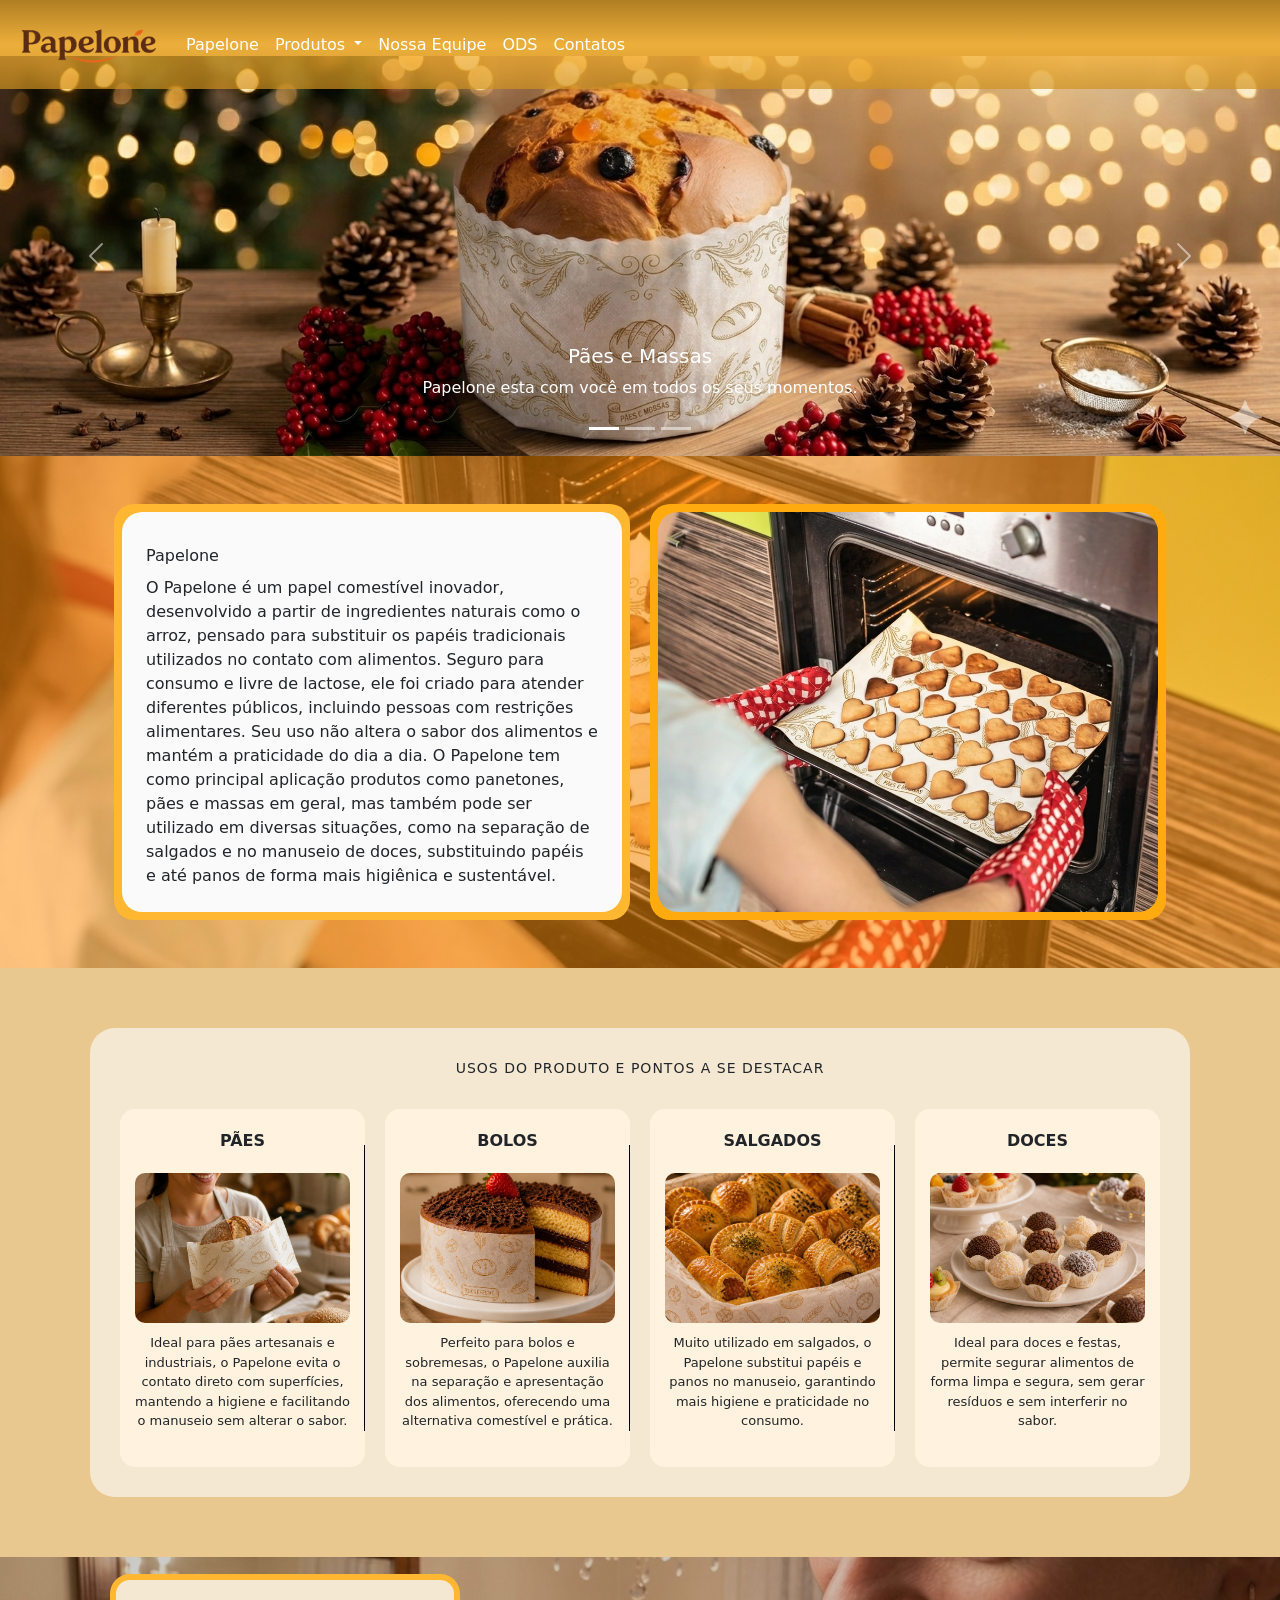
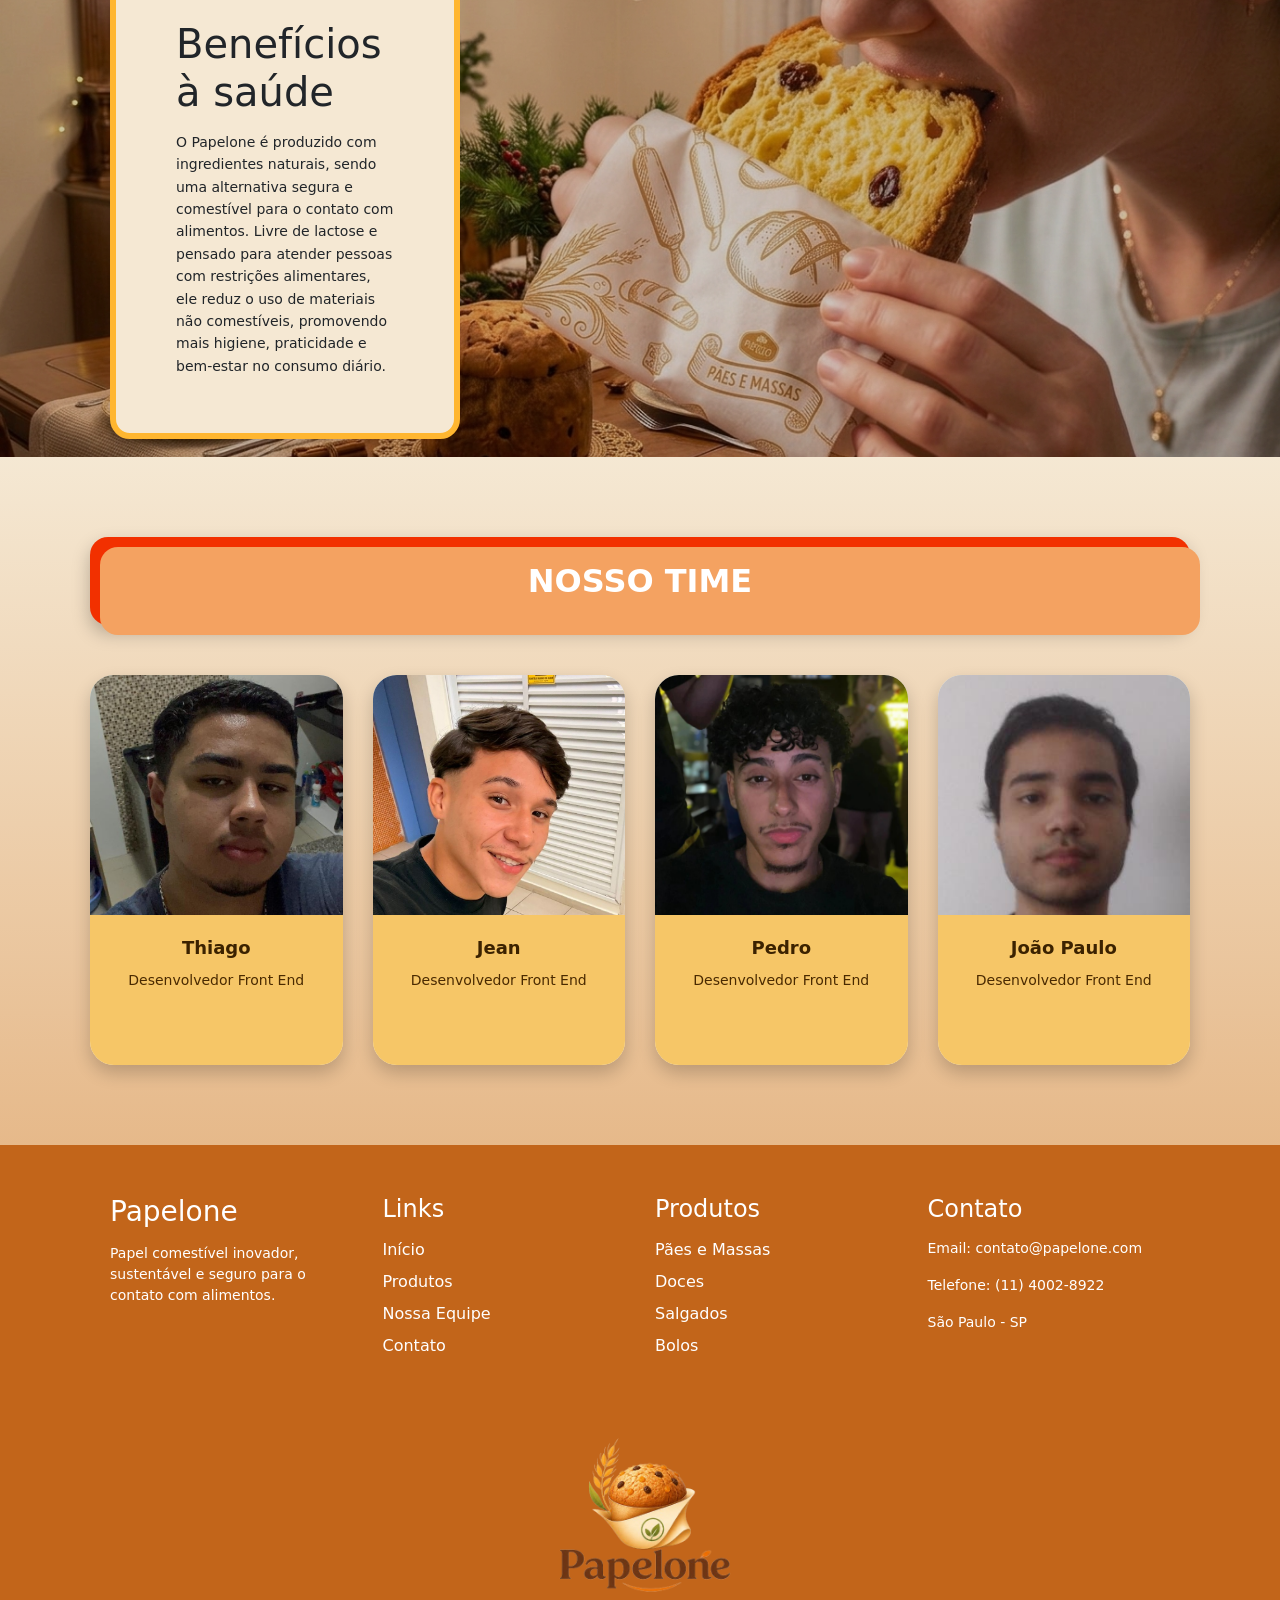
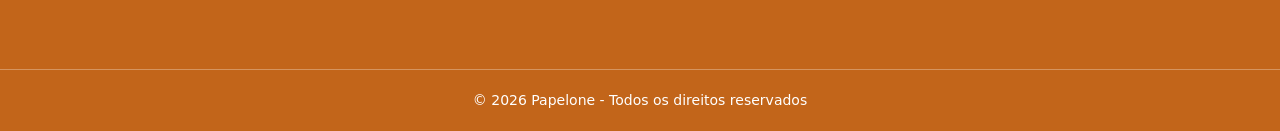
<file: index.html>
<!DOCTYPE html>
<html lang="pt-BR">
<head>
    <meta charset="UTF-8">
    <meta name="viewport" content="width=device-width, initial-scale=1.0">
    <link rel="stylesheet" href="./src/style/index.css">
    <link href="https://cdn.jsdelivr.net/npm/bootstrap@5.0.2/dist/css/bootstrap.min.css" rel="stylesheet" integrity="sha384-EVSTQN3/azprG1Anm3QDgpJLIm9Nao0Yz1ztcQTwFspd3yD65VohhpuuCOmLASjC" crossorigin="anonymous">
    <script src="./src/js/index.js" defer></script> <!-- COLOQUEI AQUI UM DEFER PARA QUE O SCRIPT SEJA CARREGADO DEPOIS DA PAGINA, FAVOR NÃO REMOVER -->
    <script src="https://cdn.jsdelivr.net/npm/bootstrap@5.3.2/dist/js/bootstrap.bundle.min.js" defer></script>
    <title>Document</title>
</head>
<body>

    <nav class="navbar navbar-expand-lg navbar-light navbarprincipal fixed-top">
        <div class="container-fluid">
            <a class="navbar-brand" href="./index.html"><img class="logo" src="./src/assets/image/logo.png" alt=""></a>
            <button class="navbar-toggler" type="button" data-bs-toggle="collapse" data-bs-target="#navbarNavDropdown" aria-controls="navbarNavDropdown" aria-expanded="false" aria-label="Toggle navigation">
                <span class="navbar-toggler-icon"></span>
            </button>
            <div class="collapse navbar-collapse" id="navbarNavDropdown">
            <ul class="navbar-nav">
                <li class="nav-item">
                    <a class="nav-link active text-white" aria-current="page" href="#papelonesessao">Papelone</a>
                </li>
                <li class="nav-item dropdown">
                    <a class="nav-link dropdown-toggle text-white" href="#" id="navbarDropdownMenuLink" role="button" data-bs-toggle="dropdown" aria-expanded="false">
                        Produtos
                    </a>
                    <ul class="dropdown-menu navbarprincipal" aria-labelledby="navbarDropdownMenuLink">
                        <li><a class="dropdown-item text-white" href="beneficios.html#paes">Pães e Massas</a></li>
                        <li><a class="dropdown-item text-white" href="beneficios.html#bolos">Bolos e Festas</a></li>
                        <li><a class="dropdown-item text-white" href="beneficios.html#salgados">Salgados</a></li>
                        <li><a class="dropdown-item text-white" href="beneficios.html#doces">Doces</a></li>
                    </ul>
                </li>
                <li class="nav-item">
                    <a class="nav-link text-white" href="#nossaequipesessao">Nossa Equipe</a>
                </li>
                <li class="nav-item">
                    <a class="nav-link text-white" href="./ods.html">ODS</a>
                </li>
                <li class="nav-item">
                    <a class="nav-link text-white" href="#Contatos">Contatos</a>
                </li>
            </ul>
            </div>
        </div>
    </nav>

    <div id="carouselExampleCaptions" class="carousel slide" data-bs-ride="carousel">
        <div class="carousel-indicators">
            <button type="button" data-bs-target="#carouselExampleCaptions" data-bs-slide-to="0" class="active" aria-current="true" aria-label="Slide 1"></button>
            <button type="button" data-bs-target="#carouselExampleCaptions" data-bs-slide-to="1" aria-label="Slide 2"></button>
            <button type="button" data-bs-target="#carouselExampleCaptions" data-bs-slide-to="2" aria-label="Slide 3"></button>
        </div>
        <div class="carousel-inner">
            <div class="carousel-item active">
                <img src="./src/assets/image/carrosel/carrosel_panetone.png" class="d-block w-100" alt="...">
                <div class="carousel-caption d-none d-md-block">
                    <h5>Pães e Massas</h5>
                    <p>Papelone esta com você em todos os seus momentos.</p>
                </div>
            </div>
            <div class="carousel-item">
                <img src="./src/assets/image/carrosel/carrosel_baguete.png" class="d-block w-100" alt="...">
                <div class="carousel-caption d-none d-md-block">
                    <h5>Pães e Massas</h5>
                    <p>O Melhor investimento para seus negocios</p>
                </div>
            </div>
            <div class="carousel-item">
                <img src="./src/assets/image/carrosel/carrosel_bombons.png" class="d-block w-100" alt="...">
                <div class="carousel-caption d-none d-md-block">
                    <h5>Bolos e Festas</h5>
                    <p>Preparado para te ajudar com eventos e Festas</p>
                </div>
            </div>
        </div>
        <button class="carousel-control-prev" type="button" data-bs-target="#carouselExampleCaptions" data-bs-slide="prev">
            <span class="carousel-control-prev-icon" aria-hidden="true"></span>
            <span class="visually-hidden">Previous</span>
        </button>
        <button class="carousel-control-next" type="button" data-bs-target="#carouselExampleCaptions" data-bs-slide="next">
            <span class="carousel-control-next-icon" aria-hidden="true"></span>
            <span class="visually-hidden">Next</span>
        </button>
    </div>

    <div id="papelonesessao" class="d-flex justify-content-center align-items-center homeproduto-background">
        <section class="p-4 mt-4 mb-4 sessao1">

            <div class="backpapelonesobre p-2">
                <div class="papelonesobre p-4 d-flex justify-content-center flex-column">
                    <div class="titulo pt-2 pb-2">
                        Papelone
                    </div>
                    <div>
                        O Papelone é um papel comestível inovador, desenvolvido a partir de ingredientes naturais como o arroz, pensado para substituir os papéis tradicionais utilizados no contato com alimentos.

                        Seguro para consumo e livre de lactose, ele foi criado para atender diferentes públicos, incluindo pessoas com restrições alimentares. Seu uso não altera o sabor dos alimentos e mantém a praticidade do dia a dia.

                        O Papelone tem como principal aplicação produtos como panetones, pães e massas em geral, mas também pode ser utilizado em diversas situações, como na separação de salgados e no manuseio de doces, substituindo papéis e até panos de forma mais higiênica e sustentável.
                    </div>
                </div>
            </div>

            <div class="backimagemsessao1 p-2">
                <img src="./src/assets/image/paes_e_massas_biscoito.png">
            </div>
            
        </section>
    </div>

    <section class="usos-produto" id="produtopapelo">
    <div class="container-usos">

        <div class="titulo-usos">
            USOS DO PRODUTO E PONTOS A SE DESTACAR
        </div>

        <div class="grid-usos">

            <div class="item-uso">
                <span>PÃES</span>
                <img class="img-uso" src="./src/assets/image/pao.png">
                <p>
                    Ideal para pães artesanais e industriais, o Papelone evita o contato direto com superfícies, mantendo a higiene e facilitando o manuseio sem alterar o sabor.
                </p>
            </div>

            <div class="item-uso">
                <span>BOLOS</span>
                <img class="img-uso" src="./src/assets/image/bolos.png">
                <p>
                    Perfeito para bolos e sobremesas, o Papelone auxilia na separação e apresentação dos alimentos, oferecendo uma alternativa comestível e prática.
                </p>
            </div>

            <div class="item-uso">
                <span>SALGADOS</span>
                <img class="img-uso" src="./src/assets/image/salgados1.png">
                <p>
                    Muito utilizado em salgados, o Papelone substitui papéis e panos no manuseio, garantindo mais higiene e praticidade no consumo.
                </p>
            </div>

            <div class="item-uso">
                <span>DOCES</span>
                <img class="img-uso" src="./src/assets/image/brigadeiro.png">
                <p>
                    Ideal para doces e festas, permite segurar alimentos de forma limpa e segura, sem gerar resíduos e sem interferir no sabor.
                </p>
            </div>

        </div>

    </div>
    </section>

    <section class="beneficios">
    
        <div class="beneficios-conteudo">

            <div class="box-beneficios">
                <h2>Benefícios à saúde</h2>
                <p>
                    O Papelone é produzido com ingredientes naturais, sendo uma alternativa segura e comestível para o contato com alimentos. 
                    Livre de lactose e pensado para atender pessoas com restrições alimentares, ele reduz o uso de materiais não comestíveis, 
                    promovendo mais higiene, praticidade e bem-estar no consumo diário.
                </p>
            </div>

        </div>

    </section>

    <section class="time" id="nossaequipesessao">

        <div class="titulo-time">
            NOSSO TIME
        </div>

        <div class="container-time">

            <div class="card-membro">
                <div class="imagem-membro">
                    <img src="./src/assets/image/membro1.jpeg" style="object-position: center 30%;">
                </div>

                <div class="info-membro">
                    <h5>Thiago</h5>
                    <p>Desenvolvedor Front End</p>
                </div>
            </div>

            <div class="card-membro">
                <div class="imagem-membro">
                    <img src="./src/assets/image/membro2.jpeg">
                </div>
                <div class="info-membro">
                    <h5>Jean</h5>
                    <p>Desenvolvedor Front End</p>
                </div>
            </div>

            <div class="card-membro">
                <div class="imagem-membro">
                    <img src="./src/assets/image/membro3.jpeg">
                </div>
                <div class="info-membro">
                    <h5>Pedro</h5>
                    <p>Desenvolvedor Front End</p>
                </div>
            </div>

            <div class="card-membro">
                <div class="imagem-membro">
                    <img src="./src/assets/image/membro4.jpg">
                </div>
                <div class="info-membro">
                    <h5>João Paulo</h5>
                    <p>Desenvolvedor Front End</p>
                </div>
            </div>

        </div>

    </section>

    <footer class="footer" id="Contatos">

        <div class="container-footer">

            <div class="footer-col">
                <h3>Papelone</h3>
                <p>
                    Papel comestível inovador, sustentável e seguro para o contato com alimentos.
                </p>
            </div>

            <div class="footer-col">
                <h4>Links</h4>
                <ul>
                    <li><a href="#carouselExampleCaptions">Início</a></li>
                    <li><a href="#produtopapelo">Produtos</a></li>
                    <li><a href="#nossaequipesessao">Nossa Equipe</a></li>
                    <li><a href="#Contatos">Contato</a></li>
                </ul>
            </div>

            <div class="footer-col">
                <h4>Produtos</h4>
                <ul>
                    <li>Pães e Massas</li>
                    <li>Doces</li>
                    <li>Salgados</li>
                    <li>Bolos</li>
                </ul>
            </div>

            <div class="footer-col">
                <h4>Contato</h4>
                <p>Email: contato@papelone.com</p>
                <p>Telefone: (11) 4002-8922</p>
                <p>São Paulo - SP</p>
            </div>

        </div>

        <img class="footer-logo" src="./src/assets/image/logo3.png">

        <div class="footer-bottom">
            © 2026 Papelone - Todos os direitos reservados
        </div>

    </footer>

</body>
</html>
</file>
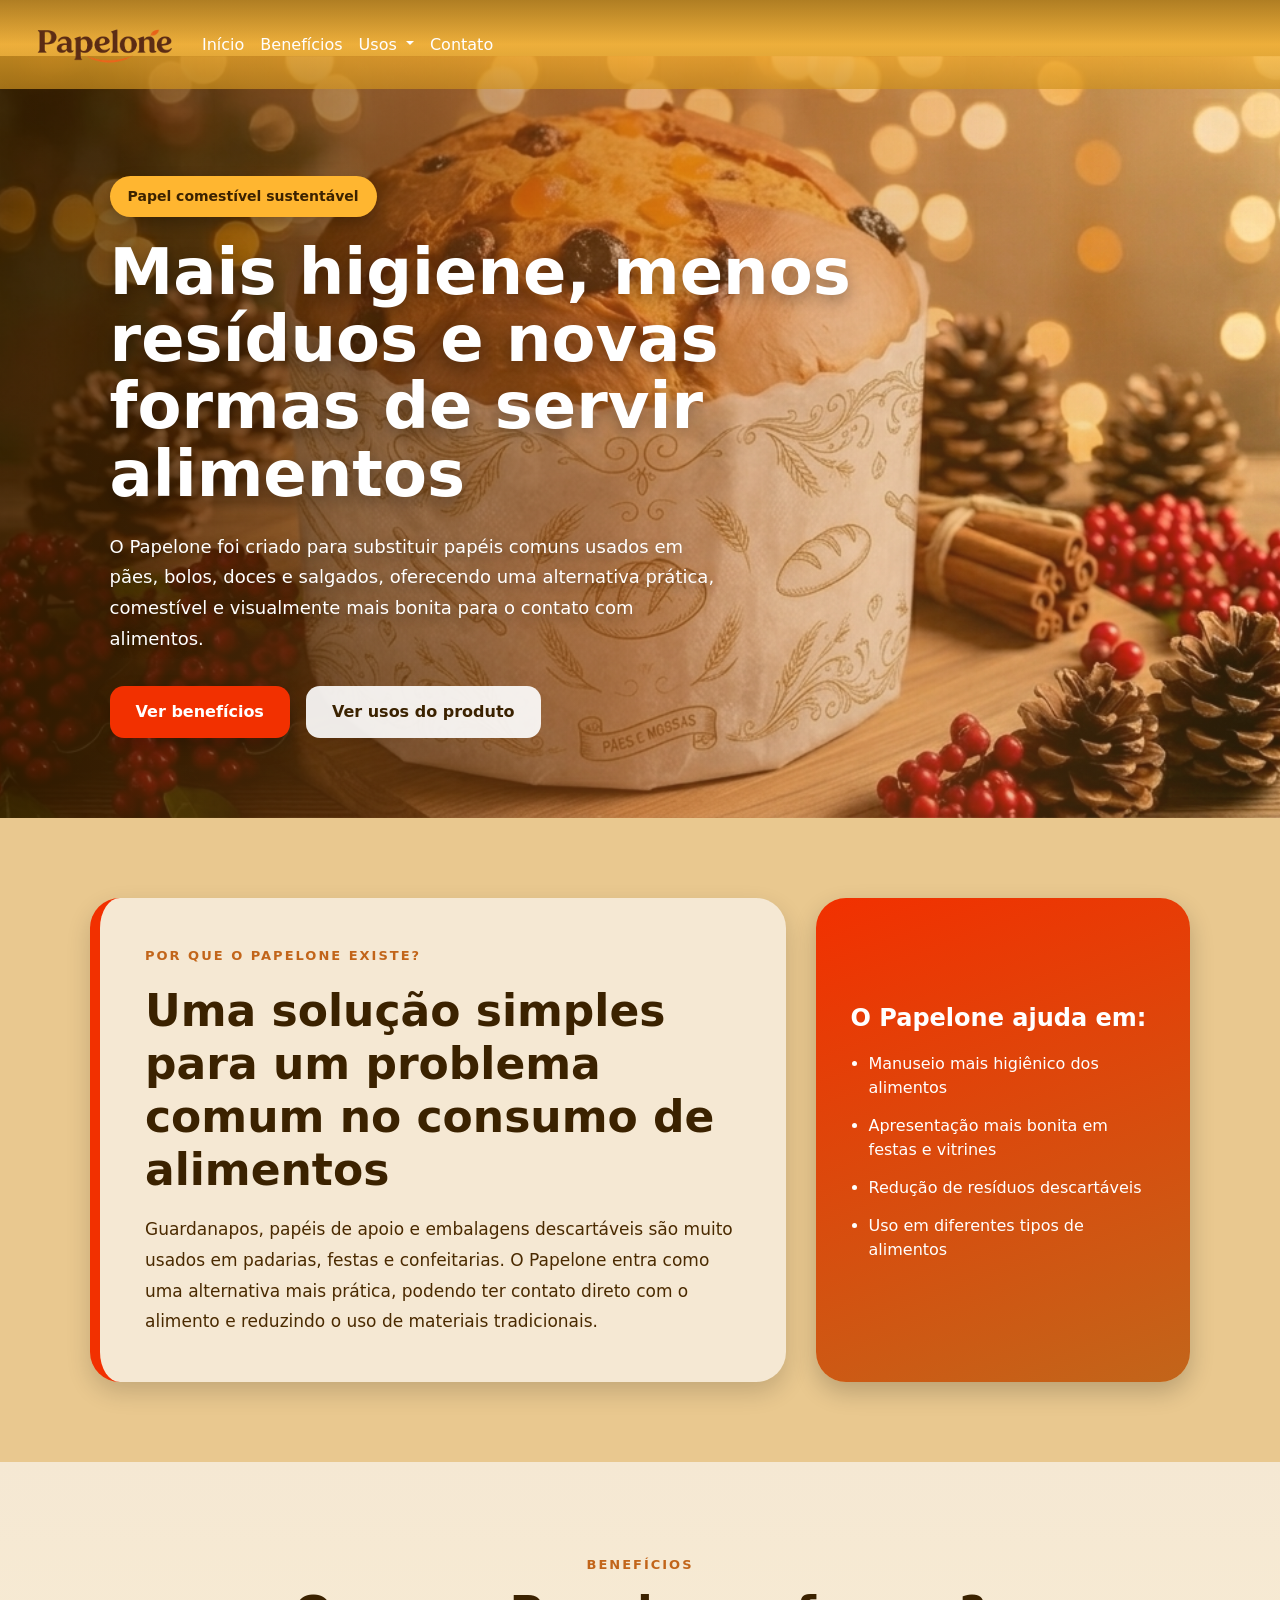
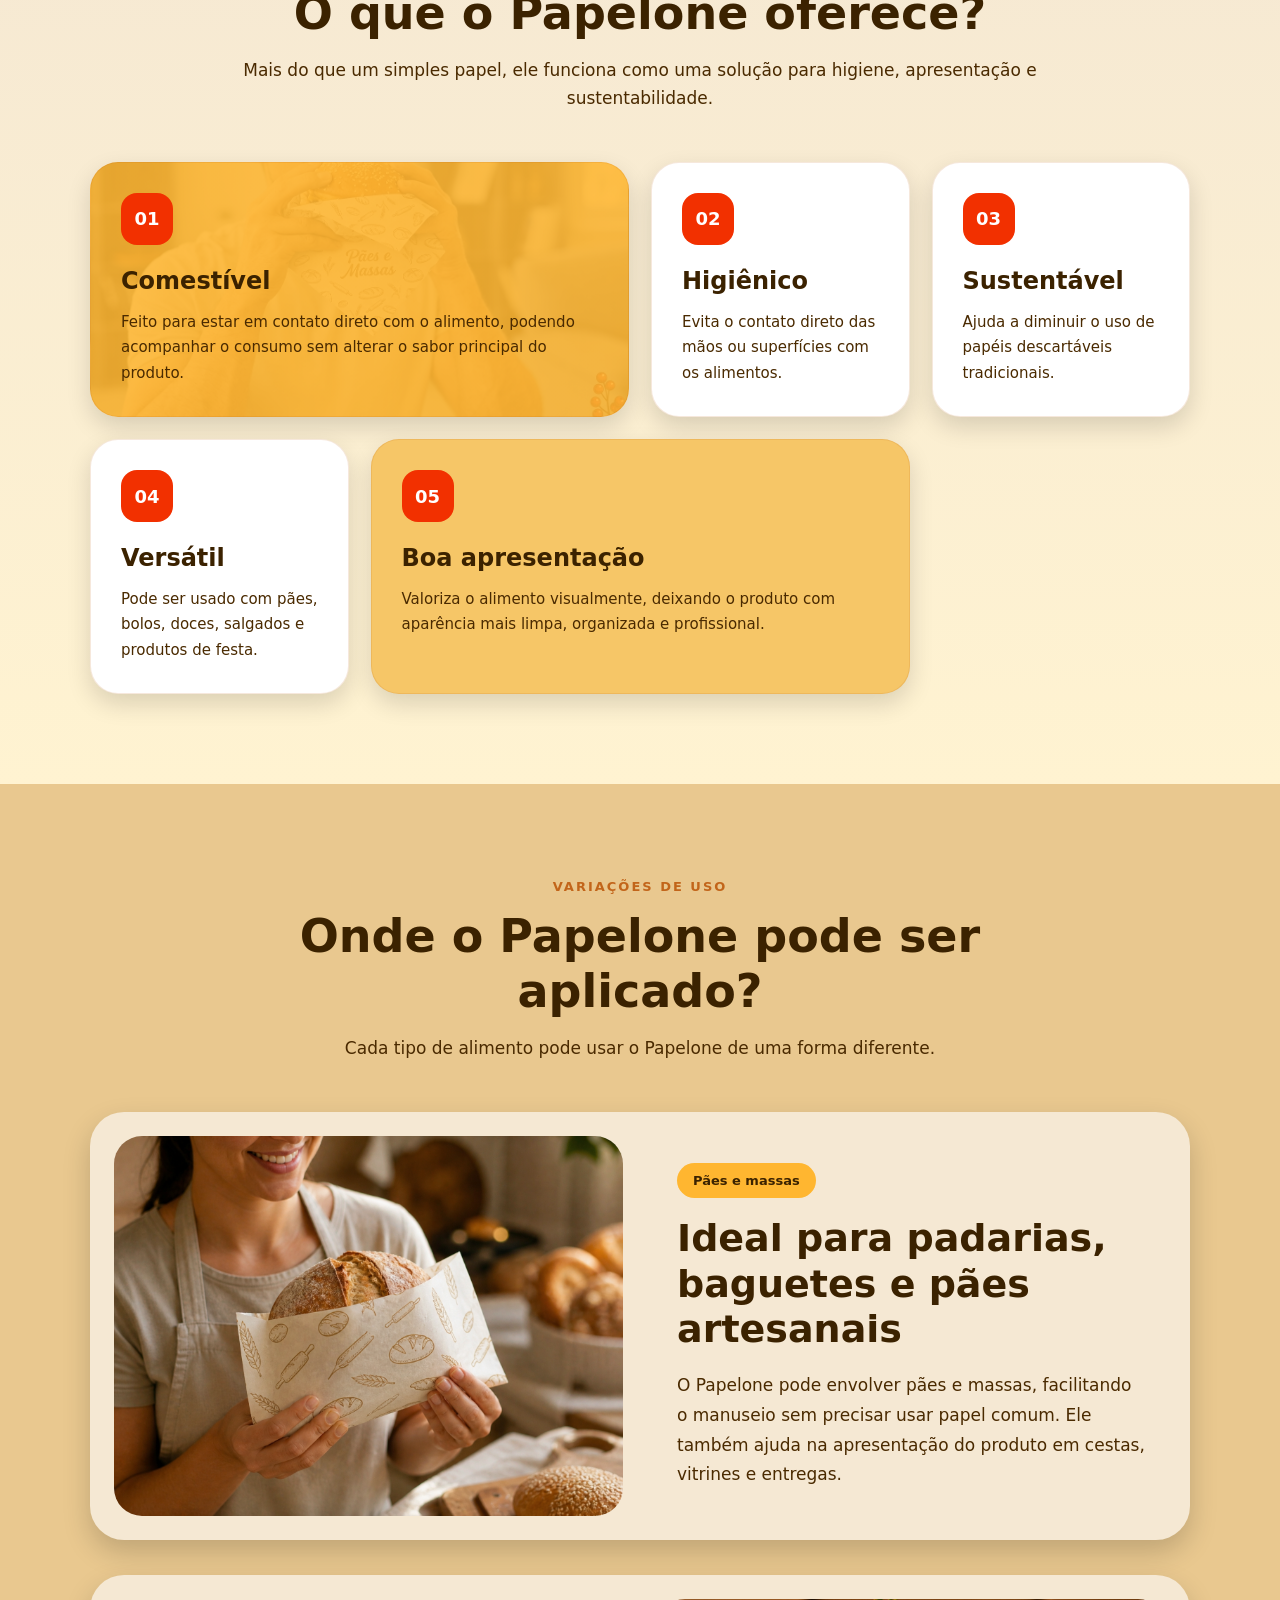
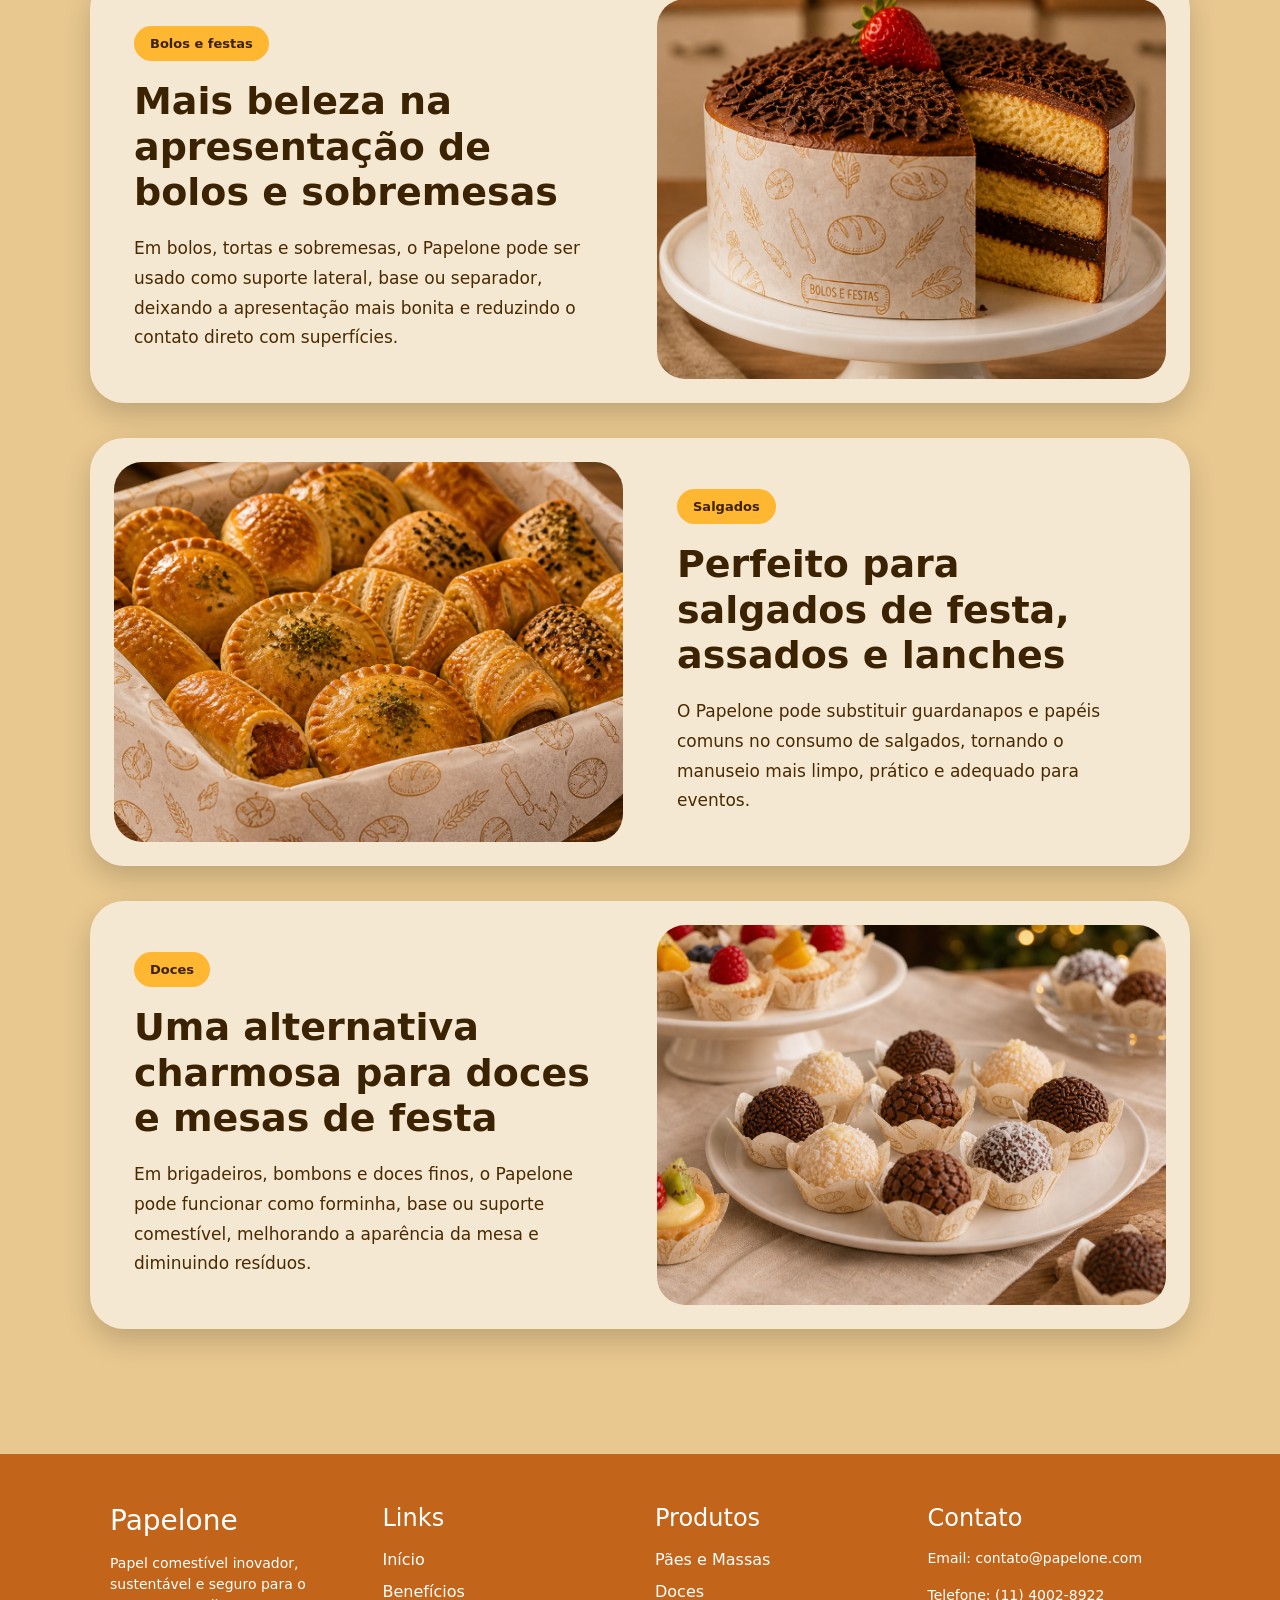
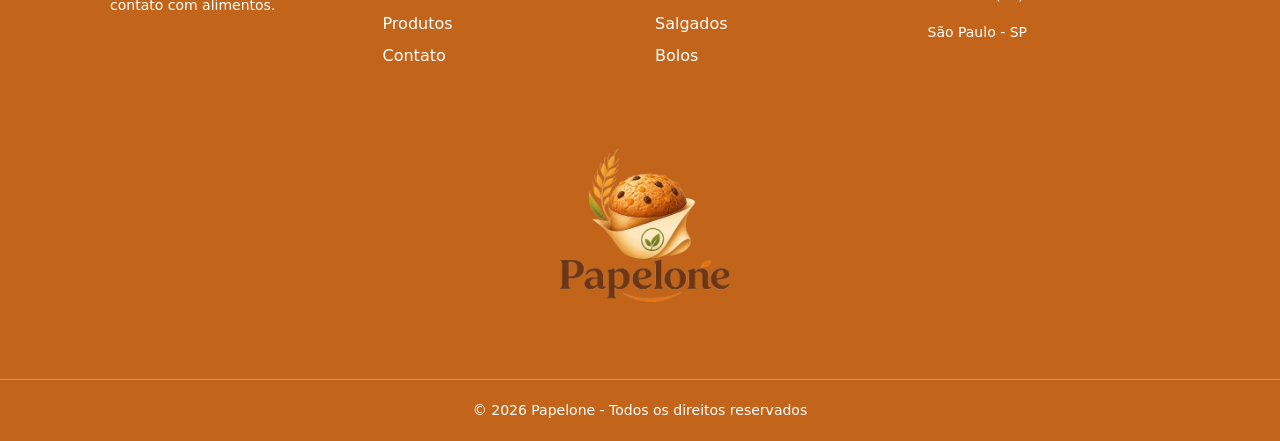
<file: beneficios.html>
<!DOCTYPE html>
<html lang="pt-BR">
<head>
    <meta charset="UTF-8">
    <meta name="viewport" content="width=device-width, initial-scale=1.0">
    <title>Papelone | Benefícios e Usos</title>

    <link rel="stylesheet" href="./src/style/index.css">
    <link rel="stylesheet" href="./src/style/beneficios.css">

    <link href="https://cdn.jsdelivr.net/npm/bootstrap@5.0.2/dist/css/bootstrap.min.css" rel="stylesheet">
    <script src="./src/js/index.js" defer></script>
    <script src="https://cdn.jsdelivr.net/npm/bootstrap@5.3.2/dist/js/bootstrap.bundle.min.js" defer></script>
</head>

<body>

    <nav class="navbar navbar-expand-lg navbar-light navbarprincipal fixed-top">
        <div class="container-fluid">
            <a class="navbar-brand text-white fw-bold" href="index.html"><a class="navbar-brand" href="./index.html"><img class="logo" src="./src/assets/image/logo.png" alt=""></a></a>

            <button class="navbar-toggler" type="button" data-bs-toggle="collapse" data-bs-target="#navbarNavDropdown">
                <span class="navbar-toggler-icon"></span>
            </button>

            <div class="collapse navbar-collapse" id="navbarNavDropdown">
                <ul class="navbar-nav">

                    <li class="nav-item">
                        <a class="nav-link text-white" href="index.html">Início</a>
                    </li>

                    <li class="nav-item">
                        <a class="nav-link active text-white" href="beneficios.html">Benefícios</a>
                    </li>

                    <li class="nav-item dropdown">
                        <a class="nav-link dropdown-toggle text-white" href="#" id="navbarDropdownMenuLink" role="button" data-bs-toggle="dropdown">
                            Usos
                        </a>
                        <ul class="dropdown-menu navbarprincipal">
                            <li><a class="dropdown-item text-white" href="#paes">Pães</a></li>
                            <li><a class="dropdown-item text-white" href="#bolos">Bolos</a></li>
                            <li><a class="dropdown-item text-white" href="#salgados">Salgados</a></li>
                            <li><a class="dropdown-item text-white" href="#doces">Doces</a></li>
                        </ul>
                    </li>

                    <li class="nav-item">
                        <a class="nav-link text-white" href="#Contatos">Contato</a>
                    </li>

                </ul>
            </div>
        </div>
    </nav>

    <section class="beneficios-hero">

        <div class="beneficios-hero-overlay"></div>

        <div class="beneficios-hero-content">
            <span class="beneficios-tag">Papel comestível sustentável</span>

            <h1>
                Mais higiene, menos resíduos e novas formas de servir alimentos
            </h1>

            <p>
                O Papelone foi criado para substituir papéis comuns usados em pães,
                bolos, doces e salgados, oferecendo uma alternativa prática, comestível
                e visualmente mais bonita para o contato com alimentos.
            </p>

            <div class="beneficios-hero-botoes">
                <a href="#beneficios" class="btn-hero-principal">Ver benefícios</a>
                <a href="#usos" class="btn-hero-secundario">Ver usos do produto</a>
            </div>
        </div>

    </section>

    <section class="destaque-papelone">

        <div class="destaque-container">

            <div class="destaque-texto">
                <span>POR QUE O PAPELONE EXISTE?</span>

                <h2>
                    Uma solução simples para um problema comum no consumo de alimentos
                </h2>

                <p>
                    Guardanapos, papéis de apoio e embalagens descartáveis são muito usados
                    em padarias, festas e confeitarias. O Papelone entra como uma alternativa
                    mais prática, podendo ter contato direto com o alimento e reduzindo o uso
                    de materiais tradicionais.
                </p>
            </div>

            <div class="destaque-card">
                <h3>O Papelone ajuda em:</h3>

                <ul>
                    <li>Manuseio mais higiênico dos alimentos</li>
                    <li>Apresentação mais bonita em festas e vitrines</li>
                    <li>Redução de resíduos descartáveis</li>
                    <li>Uso em diferentes tipos de alimentos</li>
                </ul>
            </div>

        </div>

    </section>

    <section class="beneficios-grid-section" id="beneficios">

        <div class="titulo-section">
            <span>BENEFÍCIOS</span>
            <h2>O que o Papelone oferece?</h2>
            <p>
                Mais do que um simples papel, ele funciona como uma solução para higiene,
                apresentação e sustentabilidade.
            </p>
        </div>

        <div class="beneficios-grid">

            <div class="beneficio-card grande">
                <div class="beneficio-numero">01</div>
                <h3>Comestível</h3>
                <p>
                    Feito para estar em contato direto com o alimento, podendo acompanhar
                    o consumo sem alterar o sabor principal do produto.
                </p>
            </div>

            <div class="beneficio-card">
                <div class="beneficio-numero">02</div>
                <h3>Higiênico</h3>
                <p>
                    Evita o contato direto das mãos ou superfícies com os alimentos.
                </p>
            </div>

            <div class="beneficio-card">
                <div class="beneficio-numero">03</div>
                <h3>Sustentável</h3>
                <p>
                    Ajuda a diminuir o uso de papéis descartáveis tradicionais.
                </p>
            </div>

            <div class="beneficio-card">
                <div class="beneficio-numero">04</div>
                <h3>Versátil</h3>
                <p>
                    Pode ser usado com pães, bolos, doces, salgados e produtos de festa.
                </p>
            </div>

            <div class="beneficio-card destaque">
                <div class="beneficio-numero">05</div>
                <h3>Boa apresentação</h3>
                <p>
                    Valoriza o alimento visualmente, deixando o produto com aparência
                    mais limpa, organizada e profissional.
                </p>
            </div>

        </div>

    </section>

    <section class="usos-premium" id="usos">

        <div class="titulo-section">
            <span>VARIAÇÕES DE USO</span>
            <h2>Onde o Papelone pode ser aplicado?</h2>
            <p>
                Cada tipo de alimento pode usar o Papelone de uma forma diferente.
            </p>
        </div>

        <div class="usos-lista">

            <article class="uso-linha" id="paes">
                <div class="uso-imagem">
                    <img src="./src/assets/image/pao.png" alt="Pães usando Papelone">
                </div>

                <div class="uso-conteudo">
                    <span>Pães e massas</span>
                    <h3>Ideal para padarias, baguetes e pães artesanais</h3>
                    <p>
                        O Papelone pode envolver pães e massas, facilitando o manuseio
                        sem precisar usar papel comum. Ele também ajuda na apresentação
                        do produto em cestas, vitrines e entregas.
                    </p>
                </div>
            </article>

            <article class="uso-linha invertido" id="bolos">
                <div class="uso-imagem">
                    <img src="./src/assets/image/bolos.png" alt="Bolo usando Papelone">
                </div>

                <div class="uso-conteudo">
                    <span>Bolos e festas</span>
                    <h3>Mais beleza na apresentação de bolos e sobremesas</h3>
                    <p>
                        Em bolos, tortas e sobremesas, o Papelone pode ser usado como
                        suporte lateral, base ou separador, deixando a apresentação mais
                        bonita e reduzindo o contato direto com superfícies.
                    </p>
                </div>
            </article>

            <article class="uso-linha" id="salgados">
                <div class="uso-imagem">
                    <img src="./src/assets/image/salgados1.png" alt="Salgados usando Papelone">
                </div>

                <div class="uso-conteudo">
                    <span>Salgados</span>
                    <h3>Perfeito para salgados de festa, assados e lanches</h3>
                    <p>
                        O Papelone pode substituir guardanapos e papéis comuns no consumo
                        de salgados, tornando o manuseio mais limpo, prático e adequado
                        para eventos.
                    </p>
                </div>
            </article>

            <article class="uso-linha invertido" id="doces">
                <div class="uso-imagem">
                    <img src="./src/assets/image/brigadeiro.png" alt="Doces usando Papelone">
                </div>

                <div class="uso-conteudo">
                    <span>Doces</span>
                    <h3>Uma alternativa charmosa para doces e mesas de festa</h3>
                    <p>
                        Em brigadeiros, bombons e doces finos, o Papelone pode funcionar
                        como forminha, base ou suporte comestível, melhorando a aparência
                        da mesa e diminuindo resíduos.
                    </p>
                </div>
            </article>

        </div>

    </section>

    <footer class="footer" id="Contatos">

        <div class="container-footer">

            <div class="footer-col">
                <h3>Papelone</h3>
                <p>
                    Papel comestível inovador, sustentável e seguro para o contato com alimentos.
                </p>
            </div>

            <div class="footer-col">
                <h4>Links</h4>
                <ul>
                    <li><a href="index.html">Início</a></li>
                    <li><a href="beneficios.html">Benefícios</a></li>
                    <li><a href="index.html#produtopapelo">Produtos</a></li>
                    <li><a href="#Contatos">Contato</a></li>
                </ul>
            </div>

            <div class="footer-col">
                <h4>Produtos</h4>
                <ul>
                    <li>Pães e Massas</li>
                    <li>Doces</li>
                    <li>Salgados</li>
                    <li>Bolos</li>
                </ul>
            </div>

            <div class="footer-col">
                <h4>Contato</h4>
                <p>Email: contato@papelone.com</p>
                <p>Telefone: (11) 4002-8922</p>
                <p>São Paulo - SP</p>
            </div>

        </div>

        <img class="footer-logo" src="./src/assets/image/logo3.png">

        <div class="footer-bottom">
            © 2026 Papelone - Todos os direitos reservados
        </div>

    </footer>

</body>
</html>
</file>
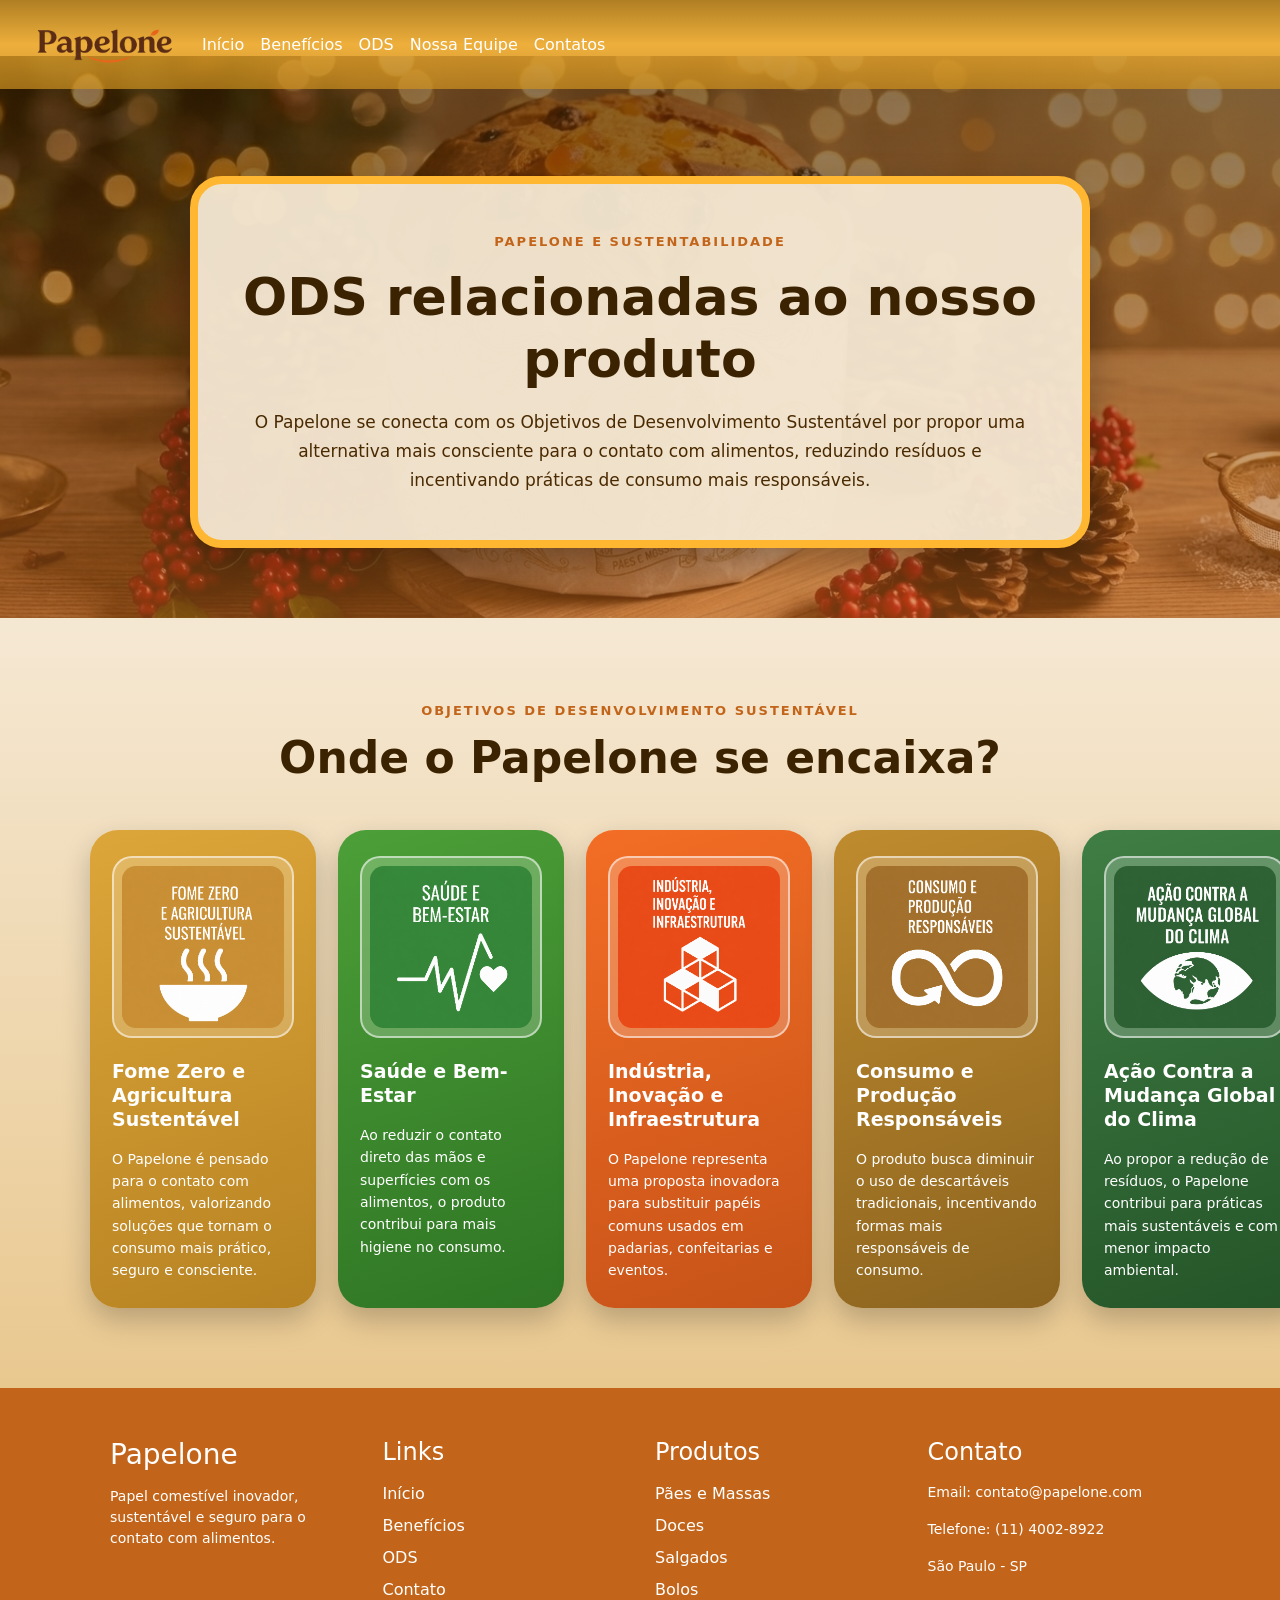
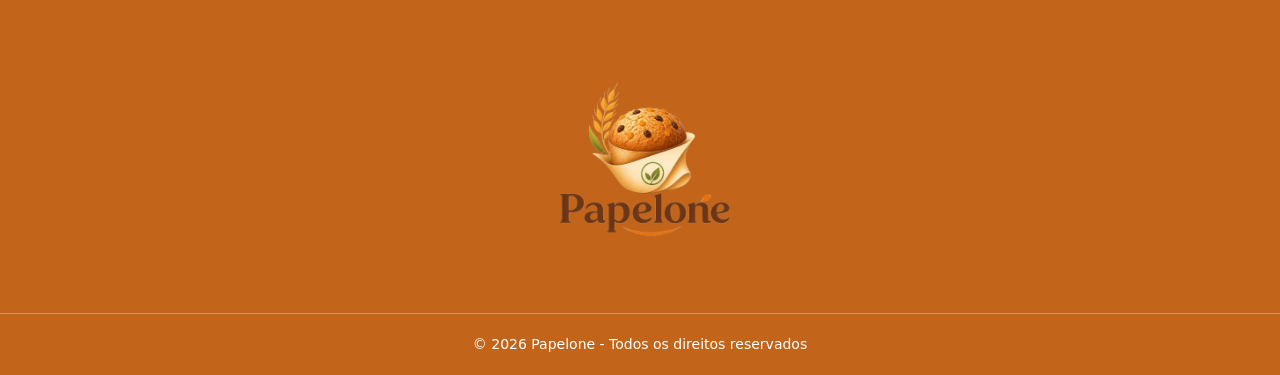
<file: ods.html>
<!DOCTYPE html>
<html lang="pt-BR">
<head>
    <meta charset="UTF-8">
    <meta name="viewport" content="width=device-width, initial-scale=1.0">
    <title>Papelone | ODS</title>

    <link rel="stylesheet" href="./src/style/index.css">
    <link rel="stylesheet" href="./src/style/ods.css">

    <link href="https://cdn.jsdelivr.net/npm/bootstrap@5.0.2/dist/css/bootstrap.min.css" rel="stylesheet">
    <script src="./src/js/index.js" defer></script>
    <script src="https://cdn.jsdelivr.net/npm/bootstrap@5.3.2/dist/js/bootstrap.bundle.min.js" defer></script>
</head>

<body>

    <nav class="navbar navbar-expand-lg navbar-light navbarprincipal fixed-top">
        <div class="container-fluid">
            <a class="navbar-brand text-white fw-bold" href="index.html"><a class="navbar-brand" href="./index.html"><img class="logo" src="./src/assets/image/logo.png" alt=""></a></a>

            <button class="navbar-toggler" type="button" data-bs-toggle="collapse" data-bs-target="#navbarNavDropdown">
                <span class="navbar-toggler-icon"></span>
            </button>

            <div class="collapse navbar-collapse" id="navbarNavDropdown">
                <ul class="navbar-nav">

                    <li class="nav-item">
                        <a class="nav-link text-white" href="index.html">Início</a>
                    </li>

                    <li class="nav-item">
                        <a class="nav-link text-white" href="beneficios.html">Benefícios</a>
                    </li>

                    <li class="nav-item">
                        <a class="nav-link active text-white" href="ods.html">ODS</a>
                    </li>

                    <li class="nav-item">
                        <a class="nav-link text-white" href="index.html#nossaequipesessao">Nossa Equipe</a>
                    </li>

                    <li class="nav-item">
                        <a class="nav-link text-white" href="#Contatos">Contatos</a>
                    </li>

                </ul>
            </div>
        </div>
    </nav>

    <section class="ods-hero">
        <div class="ods-hero-card">
            <span>PAPELONE E SUSTENTABILIDADE</span>
            <h1>ODS relacionadas ao nosso produto</h1>
            <p>
                O Papelone se conecta com os Objetivos de Desenvolvimento Sustentável
                por propor uma alternativa mais consciente para o contato com alimentos,
                reduzindo resíduos e incentivando práticas de consumo mais responsáveis.
            </p>
        </div>
    </section>

    <section class="ods-section">

        <div class="ods-titulo">
            <span>OBJETIVOS DE DESENVOLVIMENTO SUSTENTÁVEL</span>
            <h2>Onde o Papelone se encaixa?</h2>
        </div>

        <div class="ods-grid">

            <div class="ods-card ods-2">
                <div class="ods-imagem">
                    <img src="./src/assets/image/Fome0.png">
                </div>
                <h3>Fome Zero e Agricultura Sustentável</h3>
                <p>
                    O Papelone é pensado para o contato com alimentos, valorizando soluções
                    que tornam o consumo mais prático, seguro e consciente.
                </p>
            </div>

            <div class="ods-card ods-3">
                <div class="ods-imagem">
                    <img src="./src/assets/image/Saude.png">
                </div>
                <h3>Saúde e Bem-Estar</h3>
                <p>
                    Ao reduzir o contato direto das mãos e superfícies com os alimentos,
                    o produto contribui para mais higiene no consumo.
                </p>
            </div>

            <div class="ods-card ods-9">
                <div class="ods-imagem">
                    <img src="./src/assets/image/Inovacao.png">
                </div>
                <h3>Indústria, Inovação e Infraestrutura</h3>
                <p>
                    O Papelone representa uma proposta inovadora para substituir papéis comuns
                    usados em padarias, confeitarias e eventos.
                </p>
            </div>

            <div class="ods-card ods-12">
                <div class="ods-imagem">
                    <img src="./src/assets/image/Consumo.png">
                </div>
                <h3>Consumo e Produção Responsáveis</h3>
                <p>
                    O produto busca diminuir o uso de descartáveis tradicionais,
                    incentivando formas mais responsáveis de consumo.
                </p>
            </div>

            <div class="ods-card ods-13">
                <div class="ods-imagem">
                    <img src="./src/assets/image/Clima.png">
                </div>
                <h3>Ação Contra a Mudança Global do Clima</h3>
                <p>
                    Ao propor a redução de resíduos, o Papelone contribui para práticas
                    mais sustentáveis e com menor impacto ambiental.
                </p>
            </div>

        </div>

    </section>

    <footer class="footer" id="Contatos">

        <div class="container-footer">

            <div class="footer-col">
                <h3>Papelone</h3>
                <p>
                    Papel comestível inovador, sustentável e seguro para o contato com alimentos.
                </p>
            </div>

            <div class="footer-col">
                <h4>Links</h4>
                <ul>
                    <li><a href="index.html">Início</a></li>
                    <li><a href="beneficios.html">Benefícios</a></li>
                    <li><a href="ods.html">ODS</a></li>
                    <li><a href="#Contatos">Contato</a></li>
                </ul>
            </div>

            <div class="footer-col">
                <h4>Produtos</h4>
                <ul>
                    <li>Pães e Massas</li>
                    <li>Doces</li>
                    <li>Salgados</li>
                    <li>Bolos</li>
                </ul>
            </div>

            <div class="footer-col">
                <h4>Contato</h4>
                <p>Email: contato@papelone.com</p>
                <p>Telefone: (11) 4002-8922</p>
                <p>São Paulo - SP</p>
            </div>

        </div>

        <img class="footer-logo" src="./src/assets/image/logo3.png">

        <div class="footer-bottom">
            © 2026 Papelone - Todos os direitos reservados
        </div>

    </footer>

</body>
</html>
</file>
<file: src/style/index.css>
body {
    padding-top: 56px;

    background: linear-gradient(
        to bottom,
        rgba(168, 114, 14, 0.7),
        rgba(255, 182, 48, 0.7),
        rgba(207, 146, 32, 0.7)
    );
}

.navbarprincipal {
    background: linear-gradient(
        to bottom,
        rgba(168, 114, 14, 0.7),
        rgba(255, 182, 48, 0.7),
        rgba(207, 146, 32, 0.7)
    );
}

.navbar {
    transition: top 0.3s;
}

.carousel-item img {
    height: 400px;
    object-fit: cover;
}

.homeproduto-background {
    background: linear-gradient(
        rgba(255, 140, 0, 0.5),
        rgba(255, 140, 0, 0.5)
    ),
    url("../assets/image/paes_e_massas_biscoito.png");

    background-size: cover;
    background-position: center;
    width: 100%;
}

.sessao1 {
    display: grid;
    grid-template-columns: 1fr 1fr;
    gap: 20px;

    max-width: 1100px;
    margin: 0 auto;
    padding: 20px;
}

.backpapelonesobre {
    background-color: #FFB630;
    border-radius: 20px;
}

.papelonesobre {
    background-color: #FAFAFA;
    border-radius: 20px;
    width: 100%;
    height: 100%;
}

.backimagemsessao1 {
    background-color: #FFAB0F;
    border-radius: 20px;
}

.backimagemsessao1 img {
    border-radius: 20px;
    width: 100%;
    height: 100%;
    object-fit: cover;
}

.usos-produto {
    background-color: #E9C88F;
    padding: 60px 20px;
}

.container-usos {
    max-width: 1100px;
    margin: 0 auto;
    background-color: #F5E8D3;
    border-radius: 25px;
    padding: 30px;
}

.titulo-usos {
    text-align: center;
    font-size: 14px;
    margin-bottom: 30px;
    letter-spacing: 1px;
}

.grid-usos {
    display: grid;
    grid-template-columns: repeat(4, 1fr);
    gap: 20px;
}

.item-uso {
    text-align: center;
    position: relative;
    padding: 20px 15px;
    background-color: #fff3e0;
    border-radius: 15px;
    transition: 0.3s;
}

.item-uso:hover {
    transform: translateY(-5px);
}

.item-uso span {
    font-weight: bold;
    display: block;
    margin-bottom: 10px;
}

.item-uso p {
    font-size: 13px;
    line-height: 1.5;
}

.item-uso:not(:last-child)::after {
    content: "";
    position: absolute;
    right: 0;
    top: 10%;
    width: 1px;
    height: 80%;
    background-color: black;
}

.img-uso {
    width: 100%;
    height: 150px;
    object-fit: cover;
    border-radius: 10px;
    margin: 10px 0;
}

.beneficios {
    background-image: url("../assets/image/paes_e_massas_panetone.png");
    background-size: cover;
    background-position: center;
    height: 500px;
    position: relative;
}

.beneficios::before {
    content: "";
    position: absolute;
    inset: 0;
    background: rgba(0,0,0,0.2);
}

.beneficios-conteudo {
    position: relative;
    height: 100%;
    display: flex;
    align-items: center;

    max-width: 1100px;
    margin: 0 auto;
    padding: 0 20px;
}

.box-beneficios {
    background-color: #F5E8D3;
    border-radius: 20px;
    padding: 40px 60px;
    border: 6px solid #FFB630;
    max-width: 350px;
}

.box-beneficios h2 {
    font-size: 40px;
    margin: 0;
}

.box-beneficios p {
    margin-top: 15px;
    font-size: 14px;
    line-height: 1.6;
}

.time {
    background: linear-gradient(to bottom, #F5E8D3, #E6B98A);
    padding: 80px 20px;
}

.titulo-time {
    max-width: 1100px;
    margin: 0 auto 50px auto;
    text-align: center;

    background-color: #F23000;
    padding: 20px;
    border-radius: 18px;

    font-size: 32px;
    font-weight: bold;
    color: #fff;

    position: relative;
    z-index: 1;

    box-shadow: 0 8px 18px rgba(0, 0, 0, 0.25);
}

.titulo-time::before {
    content: "";
    position: absolute;
    top: 10px;
    left: 10px;
    width: 100%;
    height: 100%;
    background-color: #F4A261;
    border-radius: 18px;
    z-index: -1;
}

.container-time {
    display: grid;
    grid-template-columns: repeat(4, 1fr);
    gap: 30px;
    max-width: 1100px;
    margin: 0 auto;
}

.card-membro {
    background-color: #FFF3D1;
    border-radius: 24px;
    overflow: hidden;
    box-shadow: 0 8px 18px rgba(0, 0, 0, 0.20);
    transition: transform 0.3s ease, box-shadow 0.3s ease;
}

.card-membro:hover {
    transform: translateY(-8px);
    box-shadow: 0 12px 24px rgba(0, 0, 0, 0.30);
}

.imagem-membro {
    width: 100%;
    height: 240px;
    background-color: #D9D9D9;
    overflow: hidden;
}

.imagem-membro img {
    width: 100%;
    height: 100%;
    object-fit: cover;
    object-position: center top;
    display: block;
    transition: transform 0.3s ease;
}

.card-membro:hover .imagem-membro img {
    transform: scale(1.05);
}

.info-membro {
    background-color: #F6C667;
    padding: 22px 18px;
    text-align: center;
    min-height: 150px;
}

.info-membro h5 {
    font-size: 18px;
    font-weight: bold;
    margin-bottom: 12px;
    color: #3B2200;
}

.info-membro p {
    font-size: 14px;
    line-height: 1.5;
    color: #4A2A00;
    margin: 0;
}

.footer {
    background-color: #C2651A;
    color: white;
    padding-top: 50px;
}

.container-footer {
    max-width: 1100px;
    margin: 0 auto;
    display: grid;
    grid-template-columns: repeat(4, 1fr);
    gap: 30px;
    padding: 0 20px;
}

.footer-col h3,
.footer-col h4 {
    margin-bottom: 15px;
}

.footer-col p {
    font-size: 14px;
    line-height: 1.5;
}

.footer-col ul {
    list-style: none;
    padding: 0;
}

.footer-col ul li {
    margin-bottom: 8px;
}

.footer-col ul li a {
    text-decoration: none;
    color: white;
    transition: 0.3s;
}

.footer-col ul li a:hover {
    color: #FFD27F;
}

.footer-bottom {
    text-align: center;
    margin-top: 40px;
    padding: 20px;
    border-top: 1px solid rgba(255,255,255,0.3);
    font-size: 14px;
}

.logo-navbar {
    display: flex;
    align-items: center;
    padding: 0;
}

.logo {
    width: 150px;
    max-width: 100%;
    height: auto;
    display: block;
}

.footer-logo {
    display: block;
    width: 220px;
    max-width: 80%;
    height: auto;
    margin: 35px auto 0 auto;
    object-fit: contain;
}

@media (max-width: 992px) {
    .grid-usos {
        grid-template-columns: 1fr 1fr;
    }

    .container-time {
        grid-template-columns: repeat(2, 1fr);
    }

    .imagem-membro {
        height: 280px;
    }
}

@media (max-width: 768px) {

    .sessao1 {
        grid-template-columns: 1fr;
    }

    .carousel-item img {
        height: 250px;
    }

    .beneficios {
        height: auto;
        padding: 40px 0;
    }

    .beneficios-conteudo {
        justify-content: center;
        text-align: center;
    }

    .box-beneficios {
        padding: 20px;
    }

    .box-beneficios h2 {
        font-size: 26px;
    }

    .time {
        padding: 60px 16px;
    }

    .titulo-time {
        font-size: 24px;
        padding: 16px;
        margin-bottom: 35px;
    }

    .container-time {
        gap: 24px;
    }

    .imagem-membro {
        height: 300px;
    }

    .info-membro {
        min-height: auto;
    }

    .container-footer {
        grid-template-columns: 1fr 1fr;
    }

    .logo {
        width: 120px;
    }

        .footer-logo {
        width: 180px;
        max-width: 70%;
        margin-top: 30px;
    }
}

@media (max-width: 576px) {

    .grid-usos {
        grid-template-columns: 1fr;
    }

    .container-time {
        grid-template-columns: 1fr;
        max-width: 360px;
    }

    .imagem-membro {
        height: 330px;
    }

    .info-membro h5 {
        font-size: 20px;
    }

    .info-membro p {
        font-size: 14px;
    }

    .container-footer {
        grid-template-columns: 1fr;
        text-align: center;
    }

    .item-uso::after {
        display: none;
    }

    .logo {
        width: 100px;
    }

    .footer-logo {
        width: 150px;
        max-width: 65%;
    }
}
</file>
<file: src/style/beneficios.css>
.beneficios-hero {
    min-height: 620px;
    padding: 120px 20px 80px;
    position: relative;

    background:
        linear-gradient(
            90deg,
            rgba(62, 34, 0, 0.75),
            rgba(194, 101, 26, 0.45),
            rgba(255, 182, 48, 0.15)
        ),
        url("../assets/image/carrosel/carrosel_panetone.png");

    background-size: cover;
    background-position: center;
    display: flex;
    align-items: center;
}

.beneficios-hero-content {
    max-width: 760px;
    margin-left: clamp(10px, 7vw, 110px);
    color: white;
    position: relative;
    z-index: 2;
}

.beneficios-tag {
    display: inline-block;
    background-color: #FFB630;
    color: #3B2200;
    padding: 10px 18px;
    border-radius: 999px;
    font-size: 14px;
    font-weight: bold;
    margin-bottom: 22px;
    box-shadow: 0 6px 15px rgba(0,0,0,0.25);
}

.beneficios-hero-content h1 {
    font-size: clamp(36px, 5vw, 64px);
    line-height: 1.05;
    font-weight: 800;
    margin-bottom: 24px;
    text-shadow: 0 6px 16px rgba(0,0,0,0.35);
}

.beneficios-hero-content p {
    max-width: 620px;
    font-size: 18px;
    line-height: 1.7;
    margin-bottom: 32px;
    text-shadow: 0 4px 12px rgba(0,0,0,0.35);
}

.beneficios-hero-botoes {
    display: flex;
    gap: 16px;
    flex-wrap: wrap;
}

.btn-hero-principal,
.btn-hero-secundario {
    display: inline-block;
    padding: 14px 26px;
    border-radius: 14px;
    font-weight: bold;
    text-decoration: none;
    transition: 0.3s ease;
}

.btn-hero-principal {
    background-color: #F23000;
    color: white;
    box-shadow: 0 8px 18px rgba(0,0,0,0.25);
}

.btn-hero-secundario {
    background-color: rgba(255,255,255,0.9);
    color: #3B2200;
}

.btn-hero-principal:hover,
.btn-hero-secundario:hover {
    transform: translateY(-4px);
    color: white;
}

.btn-hero-secundario:hover {
    background-color: #C2651A;
}

.destaque-papelone {
    background-color: #E9C88F;
    padding: 80px 20px;
}

.destaque-container {
    max-width: 1100px;
    margin: 0 auto;

    display: grid;
    grid-template-columns: 1.3fr 0.7fr;
    gap: 30px;
    align-items: stretch;
}

.destaque-texto {
    background-color: #F5E8D3;
    border-radius: 30px;
    padding: 45px;
    border-left: 10px solid #F23000;
    box-shadow: 0 10px 25px rgba(0,0,0,0.16);
}

.destaque-texto span {
    font-size: 13px;
    font-weight: bold;
    color: #C2651A;
    letter-spacing: 2px;
}

.destaque-texto h2 {
    font-size: clamp(28px, 4vw, 44px);
    color: #3B2200;
    font-weight: 800;
    margin: 18px 0;
}

.destaque-texto p {
    font-size: 17px;
    line-height: 1.8;
    color: #4A2A00;
    margin: 0;
}

.destaque-card {
    background: linear-gradient(160deg, #F23000, #C2651A);
    color: white;
    border-radius: 30px;
    padding: 35px;
    box-shadow: 0 10px 25px rgba(0,0,0,0.20);

    display: flex;
    flex-direction: column;
    justify-content: center;
}

.destaque-card h3 {
    font-size: 24px;
    font-weight: bold;
    margin-bottom: 20px;
}

.destaque-card ul {
    padding-left: 18px;
    margin: 0;
}

.destaque-card li {
    margin-bottom: 14px;
    line-height: 1.5;
}

.titulo-section {
    max-width: 820px;
    margin: 0 auto 50px;
    text-align: center;
}

.titulo-section span {
    display: inline-block;
    color: #C2651A;
    font-weight: bold;
    letter-spacing: 2px;
    font-size: 13px;
    margin-bottom: 12px;
}

.titulo-section h2 {
    font-size: clamp(30px, 4vw, 46px);
    color: #3B2200;
    font-weight: 800;
    margin-bottom: 16px;
}

.titulo-section p {
    color: #4A2A00;
    font-size: 17px;
    line-height: 1.6;
}

.beneficios-grid-section {
    background: linear-gradient(to bottom, #F5E8D3, #FFF3D1);
    padding: 90px 20px;
}

.beneficios-grid {
    max-width: 1100px;
    margin: 0 auto;

    display: grid;
    grid-template-columns: repeat(4, 1fr);
    gap: 22px;
}

.beneficio-card {
    background-color: white;
    border-radius: 28px;
    padding: 30px;
    min-height: 250px;

    box-shadow: 0 10px 25px rgba(0,0,0,0.14);
    transition: 0.3s ease;
    border: 1px solid rgba(194, 101, 26, 0.15);
}

.beneficio-card:hover {
    transform: translateY(-8px);
    box-shadow: 0 16px 32px rgba(0,0,0,0.22);
}

.beneficio-card.grande {
    grid-column: span 2;
    background:
        linear-gradient(
            rgba(255, 182, 48, 0.88),
            rgba(255, 182, 48, 0.88)
        ),
        url("../assets/image/paes_e_massas_homemcomendo.png");
    background-size: cover;
    background-position: center;
}

.beneficio-card.destaque {
    grid-column: span 2;
    background-color: #F6C667;
}

.beneficio-numero {
    width: 52px;
    height: 52px;
    background-color: #F23000;
    color: white;
    border-radius: 16px;

    display: flex;
    align-items: center;
    justify-content: center;

    font-weight: bold;
    font-size: 18px;
    margin-bottom: 22px;
}

.beneficio-card h3 {
    font-size: 24px;
    font-weight: 800;
    color: #3B2200;
    margin-bottom: 14px;
}

.beneficio-card p {
    color: #4A2A00;
    font-size: 15px;
    line-height: 1.7;
    margin: 0;
}

.usos-premium {
    background-color: #E9C88F;
    padding: 90px 20px;
}

.usos-lista {
    max-width: 1100px;
    margin: 0 auto;
}

.uso-linha {
    background-color: #F5E8D3;
    border-radius: 34px;
    padding: 24px;
    margin-bottom: 35px;

    display: grid;
    grid-template-columns: 1fr 1fr;
    gap: 34px;
    align-items: center;

    box-shadow: 0 12px 28px rgba(0,0,0,0.18);
}

.uso-linha.invertido .uso-imagem {
    order: 2;
}

.uso-linha.invertido .uso-conteudo {
    order: 1;
}

.uso-imagem {
    height: 380px;
    border-radius: 28px;
    overflow: hidden;
    box-shadow: inset 0 0 0 6px rgba(255,255,255,0.35);
}

.uso-imagem img {
    width: 100%;
    height: 100%;
    object-fit: cover;
    display: block;
    transition: 0.4s ease;
}

.uso-linha:hover .uso-imagem img {
    transform: scale(1.05);
}

.uso-conteudo {
    padding: 20px;
}

.uso-conteudo span {
    display: inline-block;
    background-color: #FFB630;
    color: #3B2200;
    padding: 8px 16px;
    border-radius: 999px;
    font-size: 13px;
    font-weight: bold;
    margin-bottom: 18px;
}

.uso-conteudo h3 {
    font-size: clamp(26px, 3vw, 38px);
    font-weight: 800;
    color: #3B2200;
    margin-bottom: 18px;
}

.uso-conteudo p {
    color: #4A2A00;
    font-size: 17px;
    line-height: 1.75;
    margin: 0;
}

.final-beneficios {
    padding: 90px 20px;
    background:
        linear-gradient(
            rgba(62, 34, 0, 0.65),
            rgba(62, 34, 0, 0.65)
        ),
        url("../assets/image/carrosel/carrosel_baguete.png");

    background-size: cover;
    background-position: center;
}

.final-beneficios-box {
    max-width: 850px;
    margin: 0 auto;
    background-color: rgba(245, 232, 211, 0.96);
    border-radius: 34px;
    padding: 50px;
    text-align: center;
    border: 8px solid #FFB630;
    box-shadow: 0 14px 35px rgba(0,0,0,0.30);
}

.final-beneficios-box span {
    display: inline-block;
    color: #F23000;
    font-weight: bold;
    letter-spacing: 2px;
    margin-bottom: 12px;
}

.final-beneficios-box h2 {
    font-size: clamp(30px, 4vw, 46px);
    font-weight: 800;
    color: #3B2200;
    margin-bottom: 18px;
}

.final-beneficios-box p {
    color: #4A2A00;
    font-size: 17px;
    line-height: 1.7;
    margin-bottom: 30px;
}

.btn-final {
    display: inline-block;
    background-color: #F23000;
    color: white;
    padding: 15px 30px;
    border-radius: 16px;
    font-weight: bold;
    text-decoration: none;
    transition: 0.3s ease;
}

.btn-final:hover {
    background-color: #C2651A;
    color: white;
    transform: translateY(-4px);
}

@media (max-width: 992px) {
    .destaque-container {
        grid-template-columns: 1fr;
    }

    .beneficios-grid {
        grid-template-columns: repeat(2, 1fr);
    }

    .uso-linha {
        grid-template-columns: 1fr;
    }

    .uso-linha.invertido .uso-imagem,
    .uso-linha.invertido .uso-conteudo {
        order: initial;
    }

    .uso-imagem {
        height: 420px;
    }
}

@media (max-width: 768px) {
    .beneficios-hero {
        min-height: auto;
        padding: 110px 18px 70px;
    }

    .beneficios-hero-content {
        margin-left: 0;
    }

    .beneficios-hero-content h1 {
        font-size: 38px;
    }

    .beneficios-hero-content p {
        font-size: 16px;
    }

    .destaque-texto,
    .destaque-card,
    .final-beneficios-box {
        padding: 30px;
        border-radius: 24px;
    }

    .beneficios-grid-section,
    .usos-premium,
    .destaque-papelone,
    .final-beneficios {
        padding: 60px 16px;
    }

    .beneficio-card.grande,
    .beneficio-card.destaque {
        grid-column: span 1;
    }

    .uso-imagem {
        height: 320px;
    }

    .uso-linha {
        padding: 18px;
        border-radius: 26px;
    }
}

@media (max-width: 576px) {
    .beneficios-grid {
        grid-template-columns: 1fr;
    }

    .beneficios-hero-botoes {
        flex-direction: column;
    }

    .btn-hero-principal,
    .btn-hero-secundario,
    .btn-final {
        width: 100%;
        text-align: center;
    }

    .beneficios-hero-content h1 {
        font-size: 32px;
    }

    .uso-imagem {
        height: 250px;
    }

    .uso-conteudo {
        padding: 10px;
        text-align: center;
    }

    .uso-conteudo h3 {
        font-size: 25px;
    }

    .uso-conteudo p {
        font-size: 15px;
    }

    .final-beneficios-box {
        padding: 26px;
        border-width: 5px;
    }
}
</file>
<file: src/style/ods.css>
.ods-hero {
    min-height: 430px;
    padding: 120px 20px 70px;

    background:
        linear-gradient(
            rgba(62, 34, 0, 0.62),
            rgba(194, 101, 26, 0.55)
        ),
        url("../assets/image/carrosel/carrosel_panetone.png");

    background-size: cover;
    background-position: center;

    display: flex;
    align-items: center;
    justify-content: center;
}

.ods-hero-card {
    max-width: 900px;
    background-color: rgba(245, 232, 211, 0.95);
    border: 8px solid #FFB630;
    border-radius: 32px;
    padding: 45px;
    text-align: center;
    box-shadow: 0 14px 35px rgba(0, 0, 0, 0.28);
}

.ods-hero-card span {
    display: inline-block;
    color: #C2651A;
    font-size: 13px;
    font-weight: bold;
    letter-spacing: 2px;
    margin-bottom: 14px;
}

.ods-hero-card h1 {
    font-size: clamp(32px, 5vw, 52px);
    font-weight: 800;
    color: #3B2200;
    margin-bottom: 18px;
}

.ods-hero-card p {
    font-size: 17px;
    line-height: 1.7;
    color: #4A2A00;
    margin: 0;
}

.ods-section {
    background: linear-gradient(to bottom, #F5E8D3, #E9C88F);
    padding: 80px 20px;
}

.ods-titulo {
    max-width: 850px;
    margin: 0 auto 45px;
    text-align: center;
}

.ods-titulo span {
    display: inline-block;
    font-size: 13px;
    font-weight: bold;
    color: #C2651A;
    letter-spacing: 2px;
    margin-bottom: 12px;
}

.ods-titulo h2 {
    font-size: clamp(30px, 4vw, 44px);
    color: #3B2200;
    font-weight: 800;
    margin: 0;
}

.ods-grid {
    max-width: 1100px;
    margin: 0 auto;

    display: grid;
    grid-template-columns: repeat(5, 1fr);
    gap: 22px;
}

.ods-card {
    min-height: 320px;
    border-radius: 28px;
    padding: 26px 22px;
    color: white;

    display: flex;
    flex-direction: column;
    justify-content: flex-start;

    box-shadow: 0 12px 28px rgba(0, 0, 0, 0.22);
    transition: transform 0.3s ease, box-shadow 0.3s ease;
}

.ods-card:hover {
    transform: translateY(-8px);
    box-shadow: 0 18px 34px rgba(0, 0, 0, 0.30);
}

.ods-numero {
    width: 58px;
    height: 58px;
    background-color: rgba(255, 255, 255, 0.22);
    border: 2px solid rgba(255, 255, 255, 0.55);
    border-radius: 18px;

    display: flex;
    align-items: center;
    justify-content: center;

    font-size: 28px;
    font-weight: 800;
    margin-bottom: 22px;
}

.ods-card h3 {
    font-size: 19px;
    font-weight: 800;
    line-height: 1.25;
    margin-bottom: 16px;
}

.ods-card p {
    font-size: 14px;
    line-height: 1.6;
    margin: 0;
}

.ods-2 {
    background: linear-gradient(160deg, #DDA63A, #B78322);
}

.ods-3 {
    background: linear-gradient(160deg, #4C9F38, #2F7524);
}

.ods-9 {
    background: linear-gradient(160deg, #F36D25, #C65318);
}

.ods-12 {
    background: linear-gradient(160deg, #BF8B2E, #8C641F);
}

.ods-13 {
    background: linear-gradient(160deg, #3F7E44, #245428);
}

.ods-final {
    background-color: #E6B98A;
    padding: 70px 20px;
}

.ods-final-box {
    max-width: 850px;
    margin: 0 auto;

    background-color: #FFF3D1;
    border-radius: 32px;
    padding: 45px;
    text-align: center;
    border-left: 10px solid #F23000;
    box-shadow: 0 12px 28px rgba(0, 0, 0, 0.18);
}

.ods-final-box h2 {
    font-size: clamp(28px, 4vw, 42px);
    color: #3B2200;
    font-weight: 800;
    margin-bottom: 16px;
}

.ods-final-box p {
    color: #4A2A00;
    font-size: 17px;
    line-height: 1.7;
    margin: 0;
}

.ods-imagem {
    width: 182px;
    height: 182px;
    background-color: rgba(255, 255, 255, 0.22);
    border: 2px solid rgba(255, 255, 255, 0.55);
    border-radius: 20px;
    padding: 8px;
    margin-bottom: 22px;

    display: flex;
    align-items: center;
    justify-content: center;

    overflow: hidden;
}

.ods-imagem img {
    width: 100%;
    height: 100%;
    object-fit: cover;
    border-radius: 14px;
    display: block;
}

@media (max-width: 1100px) {
    .ods-grid {
        grid-template-columns: repeat(3, 1fr);
    }
}

@media (max-width: 768px) {
    .ods-hero {
        min-height: auto;
        padding: 110px 16px 55px;
    }

    .ods-hero-card {
        padding: 30px;
        border-width: 5px;
        border-radius: 24px;
    }

    .ods-section {
        padding: 60px 16px;
    }

    .ods-grid {
        grid-template-columns: repeat(2, 1fr);
    }

    .ods-card {
        min-height: 280px;
    }

    .ods-final-box {
        padding: 30px;
        border-radius: 24px;
    }
}

@media (max-width: 576px) {
    .ods-grid {
        grid-template-columns: 1fr;
    }

    .ods-card {
        min-height: auto;
    }

    .ods-hero-card h1 {
        font-size: 28px;
    }

    .ods-hero-card p,
    .ods-final-box p {
        font-size: 15px;
    }
}
</file>
